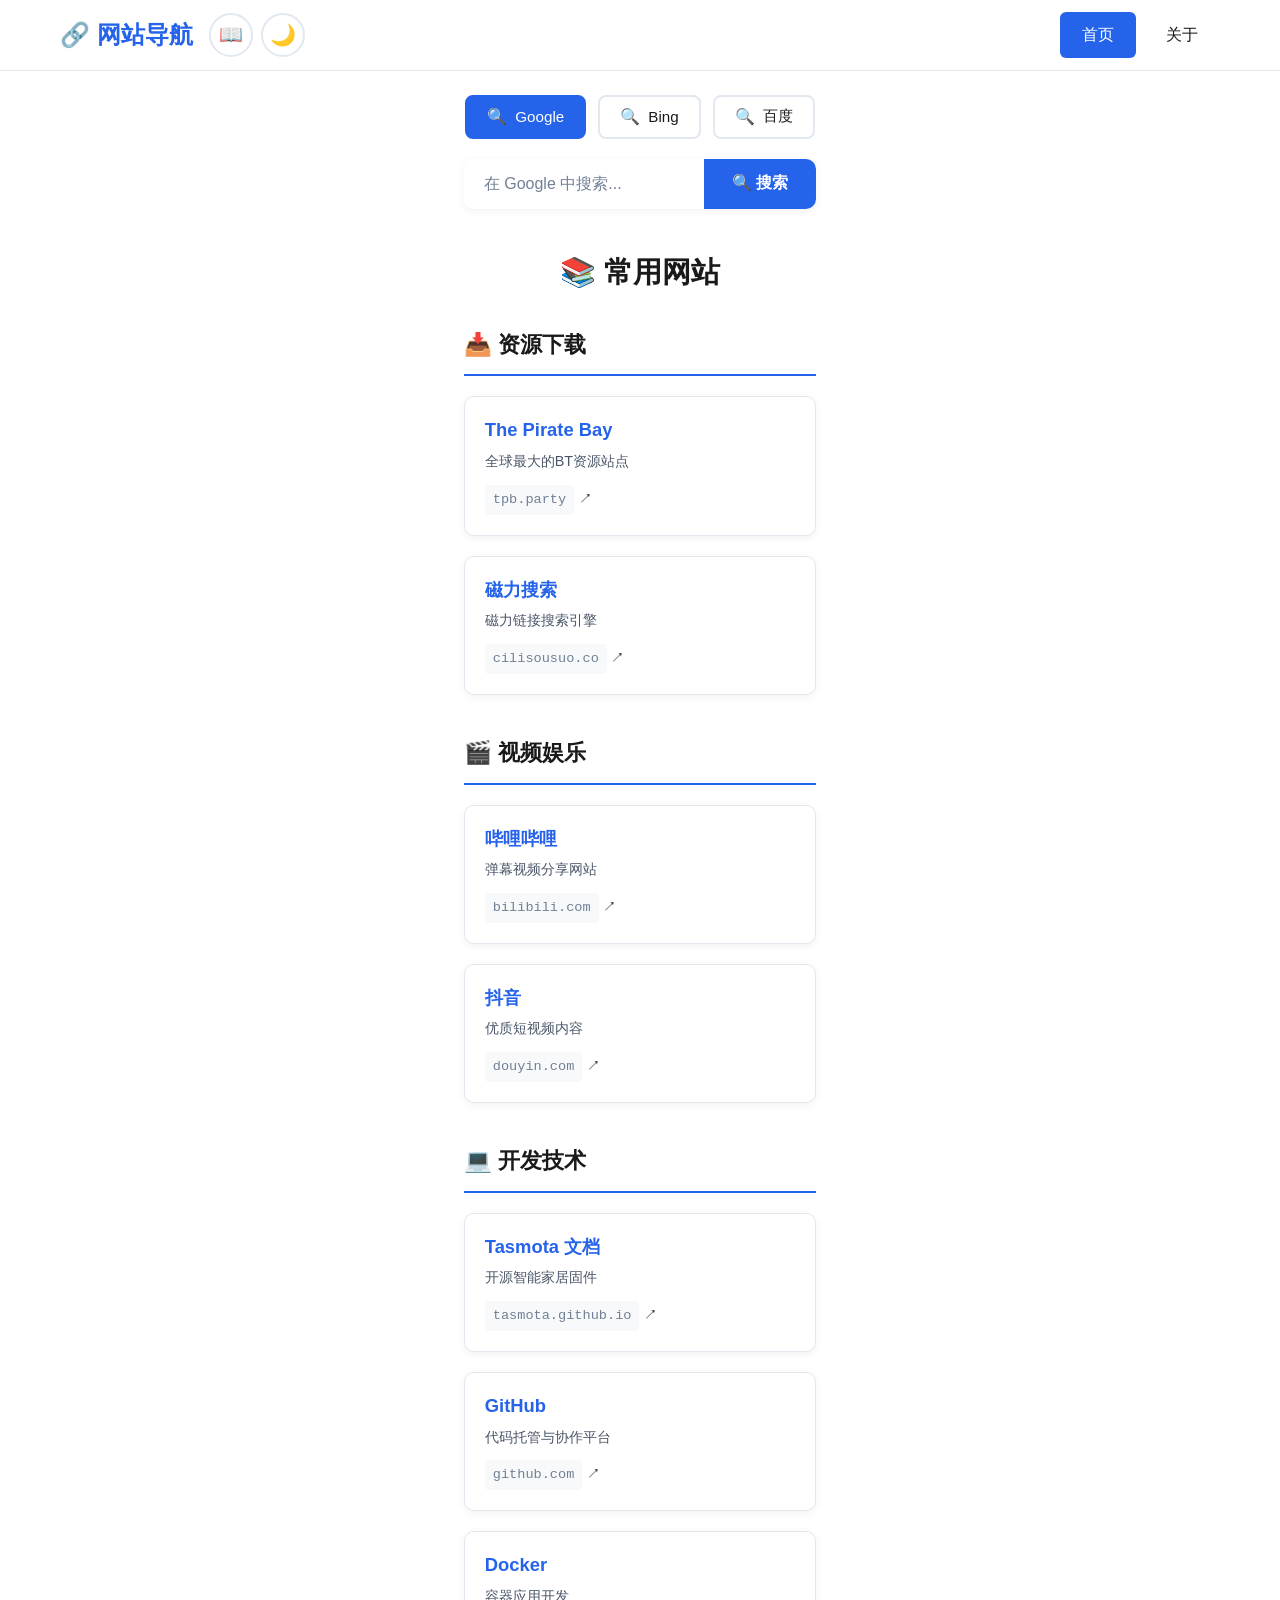
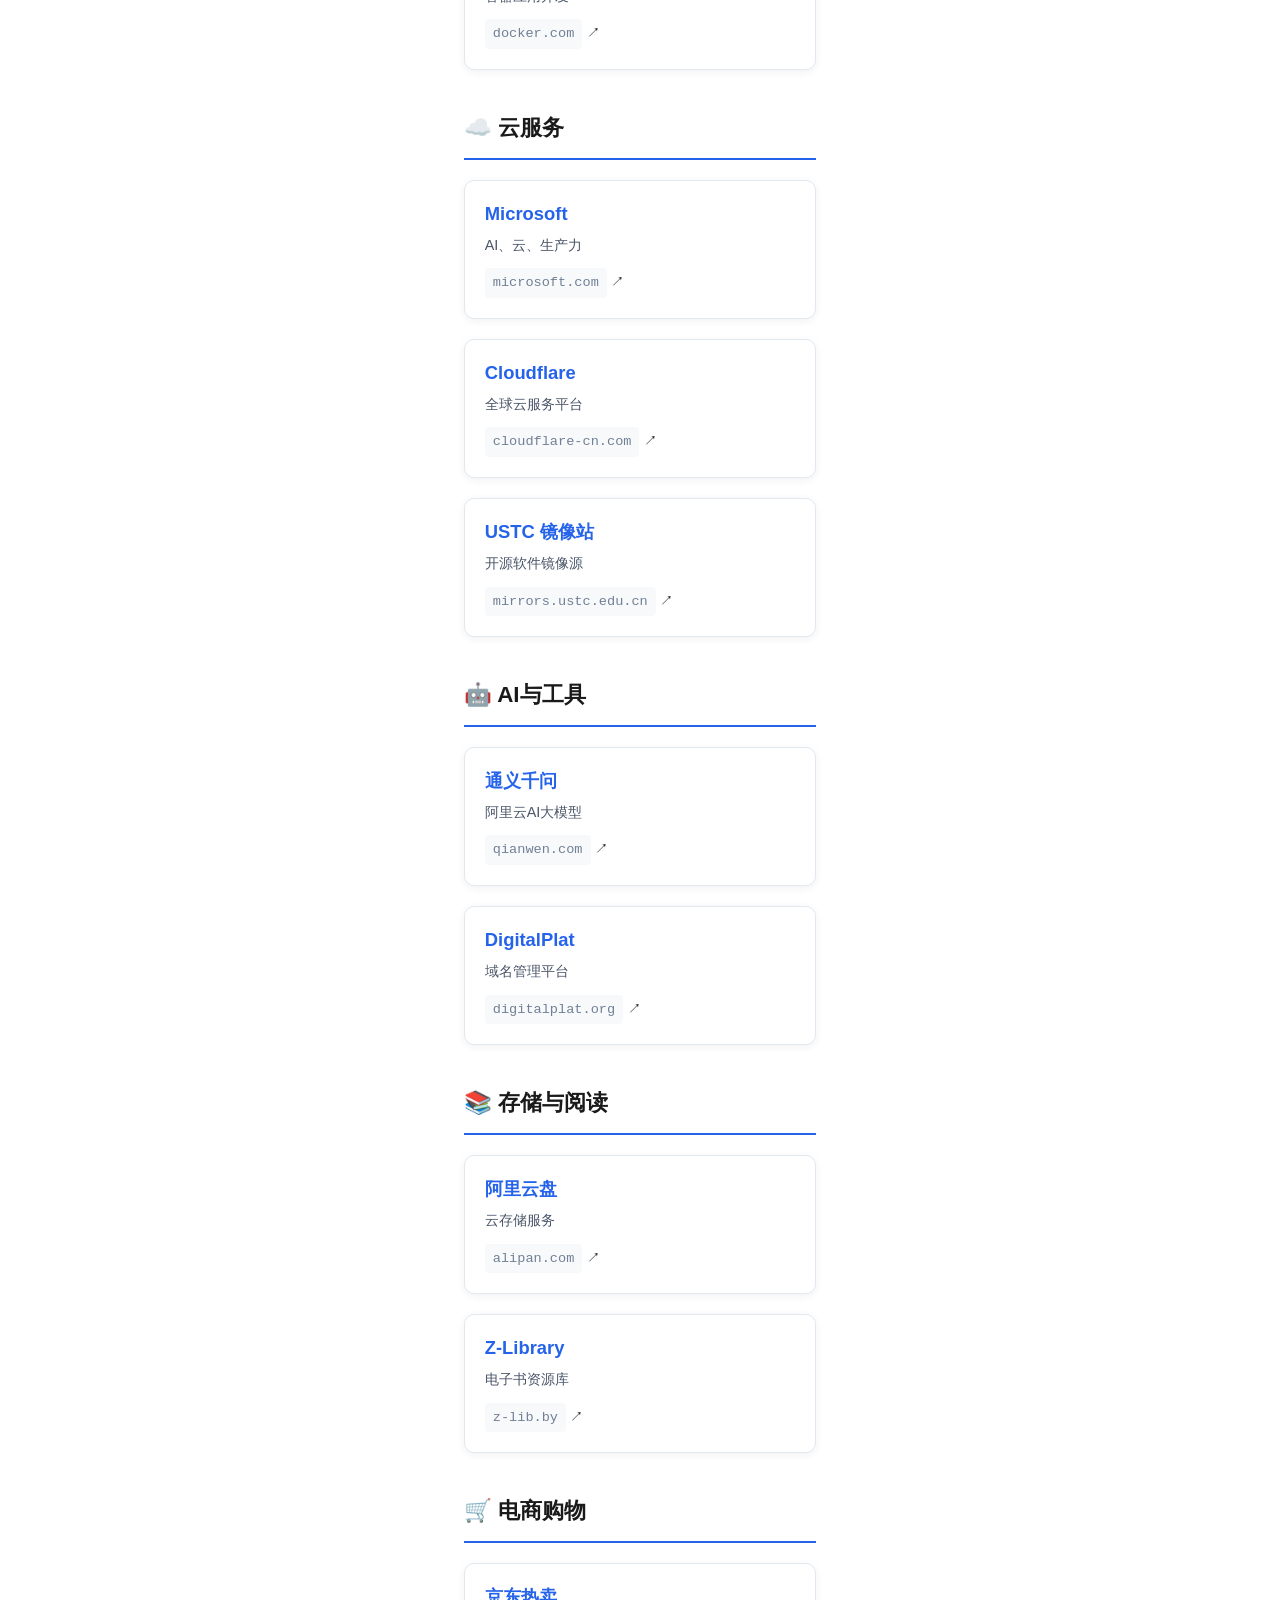
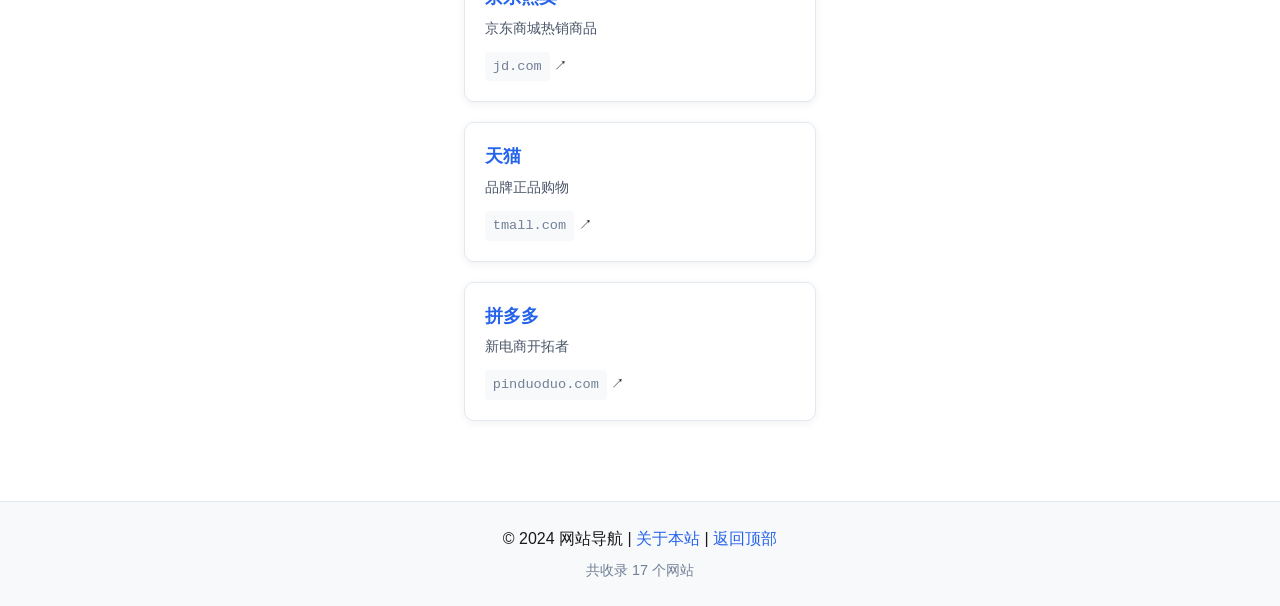
<file: index.html>
<!doctype html>
<html lang="zh-CN" data-theme="light">
<head>
    <meta charset="utf-8">
    <meta name="viewport" content="width=device-width,initial-scale=1">
    <title>网站导航 - 首页</title>
    <!-- Favicon 配置 -->
    <link rel="icon" href="favicon.ico" type="image/x-icon">
    <link rel="shortcut icon" href="favicon.ico" type="image/x-icon">
    <!-- 样式文件 -->
    <link rel="stylesheet" href="src/styles.css">
    
    <!-- 主题防闪烁脚本 -->
    <script>
        (function() {
            const savedTheme = localStorage.getItem('theme') || 'light';
            document.documentElement.setAttribute('data-theme', savedTheme);
        })();
    </script>
</head>
<body>
    <header class="header">
        <div class="container header-container">
            <h1 class="site-title">🔗 网站导航</h1>
            <div class="header-controls">
                <button 
                    id="compactToggle" 
                    class="control-btn compact-toggle" 
                    aria-label="切换紧凑模式"
                    title="切换紧凑模式">
                    📖
                </button>
                <button 
                    id="themeToggle" 
                    class="control-btn theme-toggle" 
                    aria-label="切换主题"
                    aria-pressed="false"
                    title="切换主题"
                    role="switch">
                    🌙
                </button>
            </div>
            <nav class="nav" aria-label="主导航">
                <a href="index.html" class="nav-link active" aria-current="page">首页</a>
                <a href="about.html" class="nav-link">关于</a>
            </nav>
        </div>
    </header>

    <main class="container main">
        <!-- 搜索区 -->
        <section class="search-section" aria-labelledby="search-heading">
            <h2 id="search-heading" class="visually-hidden">搜索功能</h2>
            <div class="search-container">
                <div class="engine-toggles" role="tablist" aria-label="搜索引擎选择">
                    <button 
                        class="engine-btn active" 
                        data-engine="google" 
                        role="tab" 
                        aria-selected="true"
                        aria-controls="search-input">
                        <span class="engine-icon">🔍</span> Google
                    </button>
                    <button 
                        class="engine-btn" 
                        data-engine="bing" 
                        role="tab" 
                        aria-selected="false"
                        aria-controls="search-input">
                        <span class="engine-icon">🔍</span> Bing
                    </button>
                    <button 
                        class="engine-btn" 
                        data-engine="baidu" 
                        role="tab" 
                        aria-selected="false"
                        aria-controls="search-input">
                        <span class="engine-icon">🔍</span> 百度
                    </button>
                </div>
                
                <div class="search-input-group">
                    <input 
                        type="text" 
                        id="search-input" 
                        class="search-input" 
                        placeholder="输入关键词搜索..." 
                        aria-label="搜索输入框"
                        role="searchbox">
                    <button 
                        id="search-btn" 
                        class="search-btn" 
                        aria-label="搜索">
                        🔍 搜索
                    </button>
                </div>
            </div>
        </section>

        <!-- 网站分类区 -->
        <section class="websites-section" aria-labelledby="websites-heading">
            <h2 id="websites-heading" class="section-title">📚 常用网站</h2>
            
            <!-- 资源下载 -->
            <div class="category">
                <h3 class="category-title">📥 资源下载</h3>
                <div class="websites-grid">
                    <div class="card">
                        <a href="https://tpb.party/" 
                           target="_blank" 
                           rel="noopener noreferrer"
                           class="website-link">
                            <h4 class="website-name">The Pirate Bay</h4>
                            <p class="website-desc">全球最大的BT资源站点</p>
                            <span class="website-url">tpb.party</span>
                        </a>
                    </div>
                    <div class="card">
                        <a href="https://cilisousuo.co/" 
                           target="_blank" 
                           rel="noopener noreferrer"
                           class="website-link">
                            <h4 class="website-name">磁力搜索</h4>
                            <p class="website-desc">磁力链接搜索引擎</p>
                            <span class="website-url">cilisousuo.co</span>
                        </a>
                    </div>
                </div>
            </div>

            <!-- 视频娱乐 -->
            <div class="category">
                <h3 class="category-title">🎬 视频娱乐</h3>
                <div class="websites-grid">
                    <div class="card">
                        <a href="https://www.bilibili.com/" 
                           target="_blank" 
                           rel="noopener noreferrer"
                           class="website-link">
                            <h4 class="website-name">哔哩哔哩</h4>
                            <p class="website-desc">弹幕视频分享网站</p>
                            <span class="website-url">bilibili.com</span>
                        </a>
                    </div>
                    <div class="card">
                        <a href="https://www.douyin.com/" 
                           target="_blank" 
                           rel="noopener noreferrer"
                           class="website-link">
                            <h4 class="website-name">抖音</h4>
                            <p class="website-desc">优质短视频内容</p>
                            <span class="website-url">douyin.com</span>
                        </a>
                    </div>
                </div>
            </div>

            <!-- 开发技术 -->
            <div class="category">
                <h3 class="category-title">💻 开发技术</h3>
                <div class="websites-grid">
                    <div class="card">
                        <a href="https://tasmota.github.io/docs/" 
                           target="_blank" 
                           rel="noopener noreferrer"
                           class="website-link">
                            <h4 class="website-name">Tasmota 文档</h4>
                            <p class="website-desc">开源智能家居固件</p>
                            <span class="website-url">tasmota.github.io</span>
                        </a>
                    </div>
                    <div class="card">
                        <a href="https://github.com/" 
                           target="_blank" 
                           rel="noopener noreferrer"
                           class="website-link">
                            <h4 class="website-name">GitHub</h4>
                            <p class="website-desc">代码托管与协作平台</p>
                            <span class="website-url">github.com</span>
                        </a>
                    </div>
                    <div class="card">
                        <a href="https://www.docker.com/" 
                           target="_blank" 
                           rel="noopener noreferrer"
                           class="website-link">
                            <h4 class="website-name">Docker</h4>
                            <p class="website-desc">容器应用开发</p>
                            <span class="website-url">docker.com</span>
                        </a>
                    </div>
                </div>
            </div>

            <!-- 云服务 -->
            <div class="category">
                <h3 class="category-title">☁️ 云服务</h3>
                <div class="websites-grid">
                    <div class="card">
                        <a href="https://www.microsoft.com/" 
                           target="_blank" 
                           rel="noopener noreferrer"
                           class="website-link">
                            <h4 class="website-name">Microsoft</h4>
                            <p class="website-desc">AI、云、生产力</p>
                            <span class="website-url">microsoft.com</span>
                        </a>
                    </div>
                    <div class="card">
                        <a href="https://www.cloudflare-cn.com/" 
                           target="_blank" 
                           rel="noopener noreferrer"
                           class="website-link">
                            <h4 class="website-name">Cloudflare</h4>
                            <p class="website-desc">全球云服务平台</p>
                            <span class="website-url">cloudflare-cn.com</span>
                        </a>
                    </div>
                    <div class="card">
                        <a href="https://mirrors.ustc.edu.cn/" 
                           target="_blank" 
                           rel="noopener noreferrer"
                           class="website-link">
                            <h4 class="website-name">USTC 镜像站</h4>
                            <p class="website-desc">开源软件镜像源</p>
                            <span class="website-url">mirrors.ustc.edu.cn</span>
                        </a>
                    </div>
                </div>
            </div>

            <!-- AI与工具 -->
            <div class="category">
                <h3 class="category-title">🤖 AI与工具</h3>
                <div class="websites-grid">
                    <div class="card">
                        <a href="https://www.qianwen.com/" 
                           target="_blank" 
                           rel="noopener noreferrer"
                           class="website-link">
                            <h4 class="website-name">通义千问</h4>
                            <p class="website-desc">阿里云AI大模型</p>
                            <span class="website-url">qianwen.com</span>
                        </a>
                    </div>
                    <div class="card">
                        <a href="https://domain.digitalplat.org/" 
                           target="_blank" 
                           rel="noopener noreferrer"
                           class="website-link">
                            <h4 class="website-name">DigitalPlat</h4>
                            <p class="website-desc">域名管理平台</p>
                            <span class="website-url">digitalplat.org</span>
                        </a>
                    </div>
                </div>
            </div>

            <!-- 存储与阅读 -->
            <div class="category">
                <h3 class="category-title">📚 存储与阅读</h3>
                <div class="websites-grid">
                    <div class="card">
                        <a href="https://www.alipan.com/" 
                           target="_blank" 
                           rel="noopener noreferrer"
                           class="website-link">
                            <h4 class="website-name">阿里云盘</h4>
                            <p class="website-desc">云存储服务</p>
                            <span class="website-url">alipan.com</span>
                        </a>
                    </div>
                    <div class="card">
                        <a href="https://z-lib.by/" 
                           target="_blank" 
                           rel="noopener noreferrer"
                           class="website-link">
                            <h4 class="website-name">Z-Library</h4>
                            <p class="website-desc">电子书资源库</p>
                            <span class="website-url">z-lib.by</span>
                        </a>
                    </div>
                </div>
            </div>

            <!-- 电商购物 -->
            <div class="category">
                <h3 class="category-title">🛒 电商购物</h3>
                <div class="websites-grid">
                    <div class="card">
                        <a href="https://www.jd.com/" 
                           target="_blank" 
                           rel="noopener noreferrer"
                           class="website-link">
                            <h4 class="website-name">京东热卖</h4>
                            <p class="website-desc">京东商城热销商品</p>
                            <span class="website-url">jd.com</span>
                        </a>
                    </div>
                    <div class="card">
                        <a href="https://www.tmall.com/" 
                           target="_blank" 
                           rel="noopener noreferrer"
                           class="website-link">
                            <h4 class="website-name">天猫</h4>
                            <p class="website-desc">品牌正品购物</p>
                            <span class="website-url">tmall.com</span>
                        </a>
                    </div>
                    <div class="card">
                        <a href="https://www.pinduoduo.com/" 
                           target="_blank" 
                           rel="noopener noreferrer"
                           class="website-link">
                            <h4 class="website-name">拼多多</h4>
                            <p class="website-desc">新电商开拓者</p>
                            <span class="website-url">pinduoduo.com</span>
                        </a>
                    </div>
                </div>
            </div>
        </section>
    </main>

    <footer class="footer">
        <div class="container">
            <p>© 2024 网站导航 | <a href="about.html">关于本站</a> | <a href="#" id="backToTop">返回顶部</a></p>
            <p class="footer-info">共收录 <span id="siteCount">17</span> 个网站</p>
        </div>
    </footer>

    <script src="src/main.js"></script>
</body>

</html>
</file>
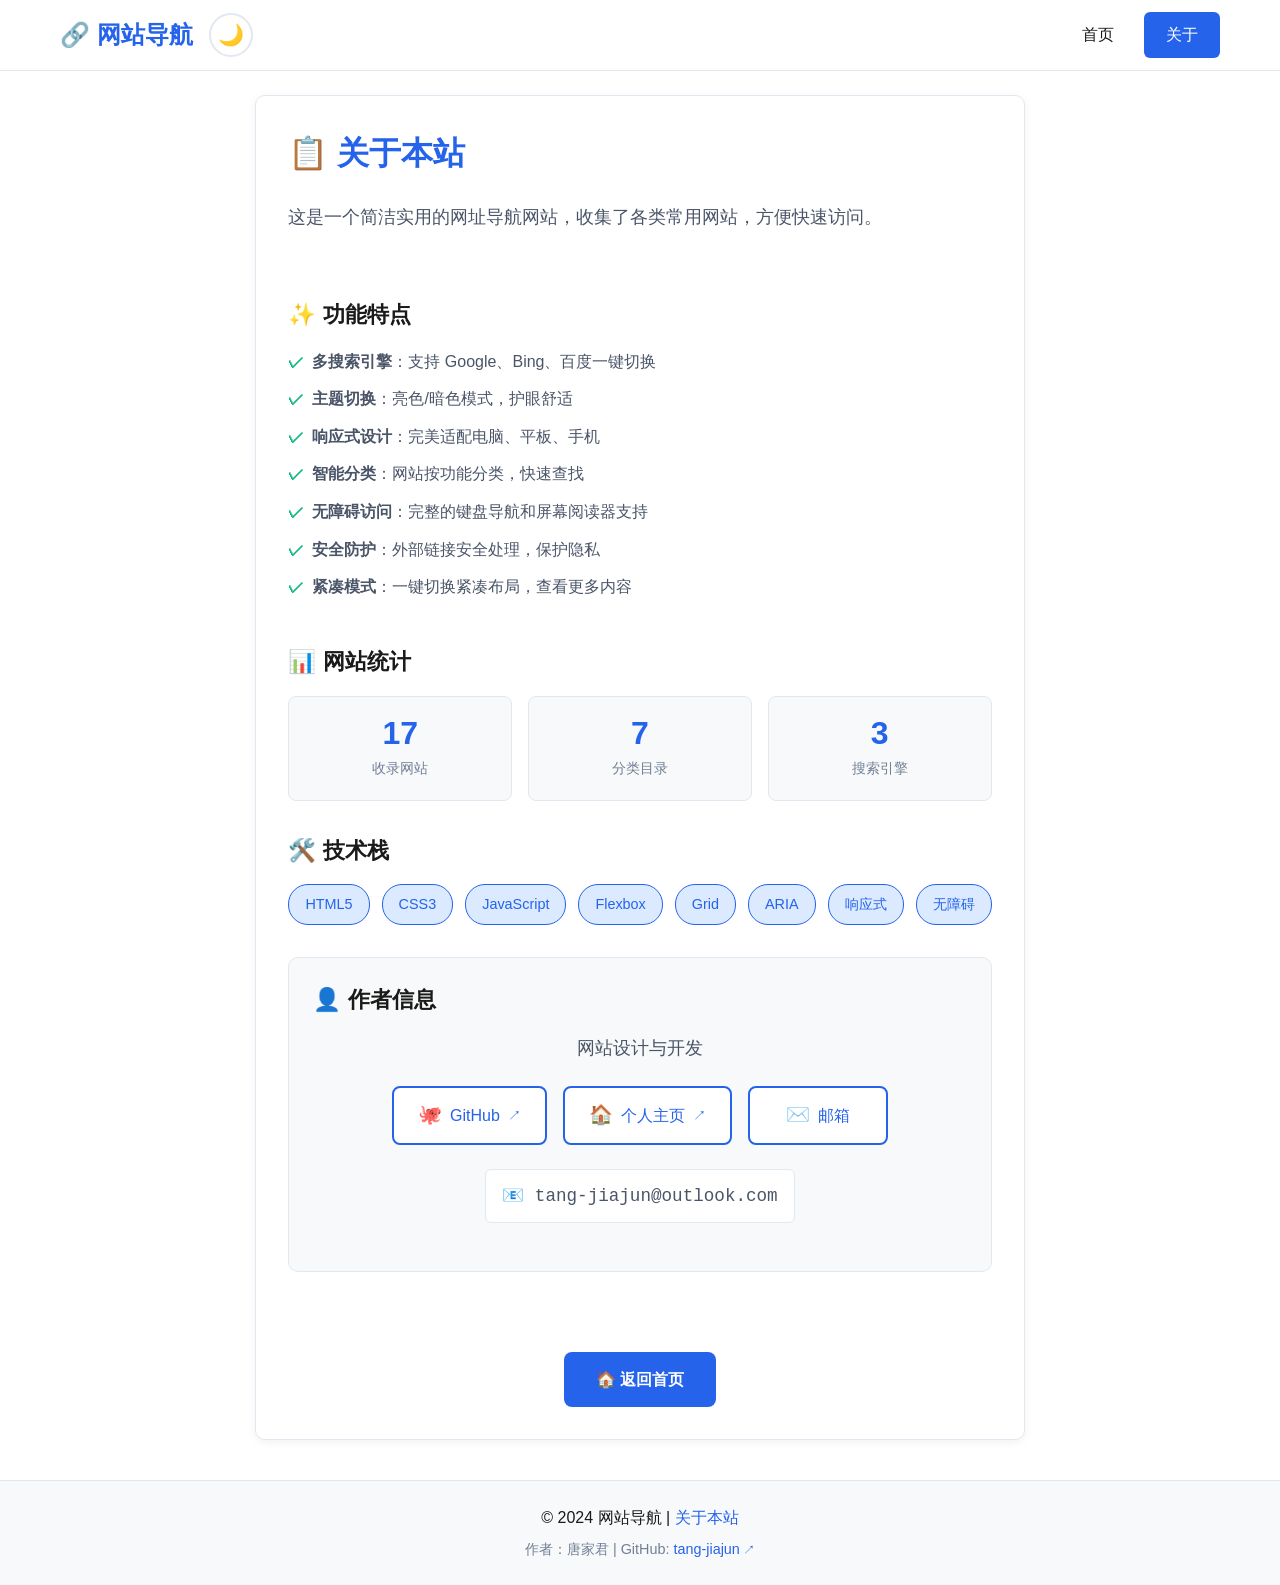
<file: about.html>
<!doctype html>
<html lang="zh-CN" data-theme="light">
<head>
    <meta charset="utf-8">
    <meta name="viewport" content="width=device-width,initial-scale=1">
    <title>网站导航 - 关于</title>
    <!-- Favicon 配置 -->
    <link rel="icon" href="favicon.ico" type="image/x-icon">
    <link rel="shortcut icon" href="favicon.ico" type="image/x-icon">
    <!-- 样式文件 -->
    <link rel="stylesheet" href="src/styles.css">
    
    <!-- 主题防闪烁脚本 -->
    <script>
        (function() {
            const savedTheme = localStorage.getItem('theme') || 'light';
            document.documentElement.setAttribute('data-theme', savedTheme);
        })();
    </script>
</head>
<body class="about-page">
    <header class="header">
        <div class="container header-container">
            <h1 class="site-title">🔗 网站导航</h1>
            <div class="header-controls">
                <button 
                    id="themeToggle" 
                    class="control-btn theme-toggle" 
                    aria-label="切换主题"
                    aria-pressed="false"
                    title="切换主题"
                    role="switch">
                    🌙
                </button>
            </div>
            <nav class="nav" aria-label="主导航">
                <a href="index.html" class="nav-link">首页</a>
                <a href="about.html" class="nav-link active" aria-current="page">关于</a>
            </nav>
        </div>
    </header>

    <main class="container main">
        <div class="about-content">
            <div class="card about-card">
                <h2 class="about-title">📋 关于本站</h2>
                <p class="about-text">这是一个简洁实用的网址导航网站，收集了各类常用网站，方便快速访问。</p>
                
                <div class="about-features">
                    <h3>✨ 功能特点</h3>
                    <ul class="feature-list">
                        <li><strong>多搜索引擎</strong>：支持 Google、Bing、百度一键切换</li>
                        <li><strong>主题切换</strong>：亮色/暗色模式，护眼舒适</li>
                        <li><strong>响应式设计</strong>：完美适配电脑、平板、手机</li>
                        <li><strong>智能分类</strong>：网站按功能分类，快速查找</li>
                        <li><strong>无障碍访问</strong>：完整的键盘导航和屏幕阅读器支持</li>
                        <li><strong>安全防护</strong>：外部链接安全处理，保护隐私</li>
                        <li><strong>紧凑模式</strong>：一键切换紧凑布局，查看更多内容</li>
                    </ul>
                </div>
                
                <div class="about-stats">
                    <h3>📊 网站统计</h3>
                    <div class="stats-grid">
                        <div class="stat-card">
                            <div class="stat-number">17</div>
                            <div class="stat-label">收录网站</div>
                        </div>
                        <div class="stat-card">
                            <div class="stat-number">7</div>
                            <div class="stat-label">分类目录</div>
                        </div>
                        <div class="stat-card">
                            <div class="stat-number">3</div>
                            <div class="stat-label">搜索引擎</div>
                        </div>
                    </div>
                </div>
                
                <div class="about-tech">
                    <h3>🛠️ 技术栈</h3>
                    <div class="tech-tags">
                        <span class="tech-tag">HTML5</span>
                        <span class="tech-tag">CSS3</span>
                        <span class="tech-tag">JavaScript</span>
                        <span class="tech-tag">Flexbox</span>
                        <span class="tech-tag">Grid</span>
                        <span class="tech-tag">ARIA</span>
                        <span class="tech-tag">响应式</span>
                        <span class="tech-tag">无障碍</span>
                    </div>
                </div>
                
                <div class="about-author">
                    <h3>👤 作者信息</h3>
                    <div class="author-info">
                        <p>网站设计与开发</p>
                        <div class="contact-links">
                            <a href="https://github.com/dancetangit" 
                               target="_blank" 
                               rel="noopener noreferrer" 
                               class="contact-link">
                                <span class="contact-icon">🐙</span> GitHub
                            </a>
                            <a href="https://tjj.qzz.io" 
                               target="_blank" 
                               rel="noopener noreferrer" 
                               class="contact-link">
                                <span class="contact-icon">🏠</span> 个人主页
                            </a>
                            <a href="mailto:tang-jiajun@outlook.com" 
                               class="contact-link">
                                <span class="contact-icon">✉️</span> 邮箱
                            </a>
                        </div>
                        <p class="contact-email">📧 tang-jiajun@outlook.com</p>
                    </div>
                </div>
                
                <div class="back-home">
                    <a href="index.html" class="btn-primary">🏠 返回首页</a>
                </div>
            </div>
        </div>
    </main>

    <footer class="footer">
        <div class="container">
            <p>© 2024 网站导航 | <a href="about.html">关于本站</a></p>
            <p class="footer-info">作者：唐家君 | GitHub: <a href="https://github.com/dancetangit" target="_blank" rel="noopener noreferrer">tang-jiajun</a></p>
        </div>
    </footer>

    <script src="src/main.js"></script>
</body>

</html>
</file>
<file: src/styles.css>
/* ============================================
   基础重置与全局样式
   ============================================ */
* {
    margin: 0;
    padding: 0;
    box-sizing: border-box;
}

html, body {
    text-align: center;
    font-family: -apple-system, BlinkMacSystemFont, 'Segoe UI', 'Microsoft YaHei', sans-serif;
    line-height: 1.6;
    transition: background-color 0.3s, color 0.3s;
    min-height: 100vh;
}

body {
    background-color: var(--bg-primary);
    color: var(--text-primary);
    display: flex;
    flex-direction: column;
}

/* ============================================
   主题变量定义
   ============================================ */
:root[data-theme='light'] {
    /* 基础颜色 */
    --bg-primary: #ffffff;
    --bg-secondary: #f8f9fa;
    --bg-card: #ffffff;
    --bg-input: #ffffff;
    
    /* 文本颜色 */
    --text-primary: #1a1a1a;
    --text-secondary: #4a5568;
    --text-muted: #718096;
    
    /* 边框与阴影 */
    --border-color: #e2e8f0;
    --border-hover: #cbd5e0;
    --shadow: 0 2px 8px rgba(0, 0, 0, 0.06);
    --shadow-hover: 0 8px 30px rgba(0, 0, 0, 0.12);
    
    /* 主色调 */
    --primary-color: #2563eb;
    --primary-hover: #1d4ed8;
    --primary-light: #dbeafe;
    
    /* 成功/警告色 */
    --success-color: #10b981;
    --warning-color: #f59e0b;
}

:root[data-theme='dark'] {
    /* 基础颜色 */
    --bg-primary: #1a1a1a;
    --bg-secondary: #2d2d2d;
    --bg-card: #262626;
    --bg-input: #2d2d2d;
    
    /* 文本颜色 */
    --text-primary: #f7fafc;
    --text-secondary: #cbd5e0;
    --text-muted: #a0aec0;
    
    /* 边框与阴影 */
    --border-color: #4a5568;
    --border-hover: #718096;
    --shadow: 0 2px 8px rgba(0, 0, 0, 0.3);
    --shadow-hover: 0 8px 30px rgba(0, 0, 0, 0.5);
    
    /* 主色调 */
    --primary-color: #3b82f6;
    --primary-hover: #60a5fa;
    --primary-light: #1e3a8a;
    
    /* 成功/警告色 */
    --success-color: #34d399;
    --warning-color: #fbbf24;
}

/* ============================================
   辅助类
   ============================================ */
.container {
    max-width: 1200px;
    margin: 0 auto;
    padding: 0 1.25rem;
}

.visually-hidden {
    position: absolute !important;
    width: 1px !important;
    height: 1px !important;
    padding: 0 !important;
    margin: -1px !important;
    overflow: hidden !important;
    clip: rect(0, 0, 0, 0) !important;
    white-space: nowrap !important;
    border: 0 !important;
}

/* ============================================
   头部样式
   ============================================ */
.header {
    background-color: var(--bg-secondary);
    padding: 0.75rem 0;
    border-bottom: 1px solid var(--border-color);
    position: sticky;
    top: 0;
    z-index: 100;
    backdrop-filter: blur(10px);
    background-color: rgba(var(--bg-secondary-rgb), 0.95);
}

.header-container {
    display: flex;
    justify-content: space-between;
    align-items: center;
    flex-wrap: wrap;
    gap: 1rem;
}

.site-title {
    font-size: 1.5rem;
    font-weight: bold;
    color: var(--primary-color);
    margin: 0;
    display: flex;
    align-items: center;
    gap: 0.5rem;
}

.header-controls {
    display: flex;
    gap: 0.5rem;
    align-items: center;
}

.control-btn {
    background: none;
    border: 2px solid var(--border-color);
    color: var(--text-primary);
    font-size: 1.2rem;
    width: 44px;
    height: 44px;
    border-radius: 50%;
    cursor: pointer;
    display: flex;
    align-items: center;
    justify-content: center;
    transition: all 0.2s;
    flex-shrink: 0;
}

.control-btn:hover,
.control-btn:focus {
    outline: 2px solid var(--primary-color);
    outline-offset: 2px;
    border-color: var(--primary-color);
    transform: scale(1.05);
}

.theme-toggle {
    font-size: 1.3rem;
}

/* 导航 */
.nav {
    display: flex;
    gap: 0.5rem;
    margin-left: auto;
}

.nav-link {
    color: var(--text-primary);
    text-decoration: none;
    padding: 0.5rem 1.25rem;
    border-radius: 6px;
    transition: all 0.2s;
    font-weight: 500;
    border: 2px solid transparent;
}

.nav-link:hover,
.nav-link:focus {
    background-color: var(--primary-color);
    color: white;
    outline: none;
    border-color: var(--primary-color);
}

.nav-link.active {
    background-color: var(--primary-color);
    color: white;
}

/* ============================================
   主内容区
   ============================================ */
.main {
    flex: 1;
    padding: 1.5rem 0 2.5rem;
}

/* ============================================
   搜索区域
   ============================================ */
.search-section {
    margin-bottom: 2.5rem;
}

.search-container {
    max-width: 800px;
    margin: 0 auto;
}

/* 搜索引擎切换 */
.engine-toggles {
    display: flex;
    gap: 0.75rem;
    justify-content: center;
    margin-bottom: 1.25rem;
    flex-wrap: wrap;
}

.engine-btn {
    padding: 0.6rem 1.25rem;
    border: 2px solid var(--border-color);
    background: var(--bg-card);
    color: var(--text-primary);
    border-radius: 8px;
    cursor: pointer;
    transition: all 0.2s;
    font-size: 0.95rem;
    font-weight: 500;
    display: flex;
    align-items: center;
    gap: 0.5rem;
}

.engine-btn:hover,
.engine-btn:focus {
    outline: 2px solid var(--primary-color);
    outline-offset: 2px;
    border-color: var(--primary-color);
    transform: translateY(-1px);
}

.engine-btn.active {
    background-color: var(--primary-color);
    color: white;
    border-color: var(--primary-color);
}

.engine-icon {
    font-size: 1rem;
}

/* 搜索输入组 */
.search-input-group {
    display: flex;
    gap: 0;
    border-radius: 10px;
    overflow: hidden;
    box-shadow: var(--shadow);
    transition: box-shadow 0.3s;
}

.search-input-group:focus-within {
    box-shadow: var(--shadow-hover);
}

.search-input {
    flex: 1;
    padding: 0.9rem 1.25rem;
    border: none;
    background: var(--bg-input);
    color: var(--text-primary);
    font-size: 1rem;
    min-width: 0;
}

.search-input:focus {
    outline: none;
}

.search-input::placeholder {
    color: var(--text-muted);
}

.search-btn {
    padding: 0.9rem 1.75rem;
    background-color: var(--primary-color);
    color: white;
    border: none;
    cursor: pointer;
    font-size: 1rem;
    font-weight: 600;
    transition: background-color 0.2s;
    white-space: nowrap;
    display: flex;
    align-items: center;
    gap: 0.5rem;
}

.search-btn:hover,
.search-btn:focus {
    background-color: var(--primary-hover);
    outline: 2px solid var(--primary-color);
    outline-offset: 2px;
}

/* ============================================
   网站分类区
   ============================================ */
.websites-section {
    margin-top: 1.5rem;
}

.section-title {
    font-size: 1.8rem;
    margin-bottom: 2rem;
    color: var(--text-primary);
    display: flex;
    align-items: center;
    justify-content: center;
    gap: 0.75rem;
}

/* 分类标题 */
.category {
    margin-bottom: 2.5rem;
}

.category-title {
    font-size: 1.4rem;
    margin-bottom: 1.25rem;
    padding-bottom: 0.75rem;
    border-bottom: 2px solid var(--primary-color);
    color: var(--text-primary);
    text-align: left;
    display: flex;
    align-items: center;
    gap: 0.75rem;
}

/* 网站网格 */
.websites-grid {
    display: grid;
    grid-template-columns: repeat(auto-fill, minmax(300px, 1fr));
    gap: 1.25rem;
}

/* 卡片样式 */
.card {
    background: var(--bg-card);
    border: 1px solid var(--border-color);
    border-radius: 10px;
    padding: 1.25rem;
    box-shadow: var(--shadow);
    transition: all 0.25s;
    text-align: left;
    height: 100%;
    display: flex;
    flex-direction: column;
}

.card:hover,
.card:focus-within {
    transform: translateY(-4px);
    box-shadow: var(--shadow-hover);
    border-color: var(--primary-color);
}

.website-link {
    color: inherit;
    text-decoration: none;
    display: block;
    flex: 1;
    outline: none;
}

.website-name {
    color: var(--primary-color);
    margin-bottom: 0.5rem;
    font-size: 1.15rem;
    font-weight: 600;
    line-height: 1.4;
}

.website-desc {
    color: var(--text-secondary);
    font-size: 0.9rem;
    line-height: 1.5;
    margin-bottom: 0.75rem;
    flex-grow: 1;
}

.website-url {
    color: var(--text-muted);
    font-size: 0.85rem;
    font-family: 'SF Mono', 'Monaco', 'Consolas', monospace;
    padding: 0.25rem 0.5rem;
    background: var(--bg-secondary);
    border-radius: 4px;
    display: inline-block;
}

/* ============================================
   页脚样式
   ============================================ */
.footer {
    background-color: var(--bg-secondary);
    padding: 1.5rem 0;
    border-top: 1px solid var(--border-color);
    margin-top: auto;
}

.footer a {
    color: var(--primary-color);
    text-decoration: none;
    font-weight: 500;
}

.footer a:hover {
    text-decoration: underline;
}

.footer-info {
    margin-top: 0.5rem;
    color: var(--text-muted);
    font-size: 0.9rem;
}

/* ============================================
   关于页样式
   ============================================ */
.about-page .main {
    display: flex;
    align-items: center;
    justify-content: center;
    min-height: calc(100vh - 200px);
}

.about-content {
    width: 100%;
    max-width: 800px;
}

.about-card {
    text-align: left;
    padding: 2rem;
}

.about-title {
    font-size: 2rem;
    margin-bottom: 1.5rem;
    color: var(--primary-color);
    display: flex;
    align-items: center;
    gap: 0.75rem;
}

.about-text {
    font-size: 1.1rem;
    margin-bottom: 2rem;
    color: var(--text-secondary);
    line-height: 1.7;
}

/* 功能特点 */
.about-features h3,
.about-stats h3,
.about-tech h3,
.about-shortcuts h3 {
    font-size: 1.4rem;
    margin: 2rem 0 1rem;
    color: var(--text-primary);
    display: flex;
    align-items: center;
    gap: 0.5rem;
}

.feature-list {
    list-style: none;
    padding-left: 0;
}

.feature-list li {
    margin-bottom: 0.75rem;
    padding-left: 1.5rem;
    position: relative;
    color: var(--text-secondary);
}

.feature-list li::before {
    content: "✓";
    position: absolute;
    left: 0;
    color: var(--success-color);
    font-weight: bold;
}

/* 统计数据 */
.stats-grid {
    display: grid;
    grid-template-columns: repeat(auto-fit, minmax(120px, 1fr));
    gap: 1rem;
    margin-top: 1rem;
}

.stat-card {
    background: var(--bg-secondary);
    border-radius: 8px;
    padding: 1.25rem;
    text-align: center;
    border: 1px solid var(--border-color);
}

.stat-number {
    font-size: 2rem;
    font-weight: bold;
    color: var(--primary-color);
    line-height: 1;
}

.stat-label {
    font-size: 0.9rem;
    color: var(--text-muted);
    margin-top: 0.5rem;
}

/* 技术标签 */
.tech-tags {
    display: flex;
    flex-wrap: wrap;
    gap: 0.75rem;
    margin-top: 1rem;
}

.tech-tag {
    background: var(--primary-light);
    color: var(--primary-color);
    padding: 0.5rem 1rem;
    border-radius: 20px;
    font-size: 0.9rem;
    font-weight: 500;
    border: 1px solid var(--primary-color);
}


/* 返回按钮 */
.back-home {
    margin-top: 3rem;
    text-align: center;
}

.btn-primary {
    display: inline-flex;
    align-items: center;
    gap: 0.5rem;
    padding: 0.9rem 2rem;
    background-color: var(--primary-color);
    color: white;
    text-decoration: none;
    border-radius: 8px;
    transition: all 0.2s;
    border: none;
    cursor: pointer;
    font-size: 1rem;
    font-weight: 600;
}

.btn-primary:hover,
.btn-primary:focus {
    background-color: var(--primary-hover);
    transform: translateY(-2px);
    box-shadow: 0 4px 12px rgba(0, 0, 0, 0.15);
    outline: none;
}

/* ============================================
   紧凑模式
   ============================================ */
.compact-mode .websites-grid {
    grid-template-columns: repeat(auto-fill, minmax(280px, 1fr));
    gap: 1rem;
}

.compact-mode .card {
    padding: 1rem;
}

.compact-mode .website-name {
    font-size: 1.05rem;
    margin-bottom: 0.4rem;
}

.compact-mode .website-desc {
    font-size: 0.85rem;
    margin-bottom: 0.5rem;
    line-height: 1.4;
}

.compact-mode .website-url {
    font-size: 0.8rem;
    padding: 0.2rem 0.4rem;
}

.compact-mode .category {
    margin-bottom: 2rem;
}

.compact-mode .category-title {
    font-size: 1.25rem;
    margin-bottom: 1rem;
}
/* ============================================
   作者联系信息样式
   ============================================ */
.about-author {
    margin: 2rem 0;
    padding: 1.5rem;
    background: var(--bg-secondary);
    border-radius: 10px;
    border: 1px solid var(--border-color);
}

.about-author h3 {
    font-size: 1.4rem;
    margin-bottom: 1rem;
    color: var(--text-primary);
    display: flex;
    align-items: center;
    gap: 0.5rem;
}

.author-info {
    text-align: center;
}

.author-info > p {
    color: var(--text-secondary);
    margin-bottom: 1.5rem;
    font-size: 1.1rem;
}

.contact-links {
    display: flex;
    flex-wrap: wrap;
    justify-content: center;
    gap: 1rem;
    margin-bottom: 1.5rem;
}

.contact-link {
    display: inline-flex;
    align-items: center;
    gap: 0.5rem;
    padding: 0.75rem 1.5rem;
    background: var(--bg-card);
    color: var(--primary-color);
    text-decoration: none;
    border-radius: 8px;
    border: 2px solid var(--primary-color);
    transition: all 0.2s;
    font-weight: 500;
    min-width: 140px;
    justify-content: center;
}

.contact-link:hover,
.contact-link:focus {
    background: var(--primary-color);
    color: white;
    transform: translateY(-2px);
    box-shadow: 0 4px 12px rgba(0, 0, 0, 0.15);
    outline: none;
}

.contact-link .contact-icon {
    font-size: 1.2rem;
}

.contact-email {
    color: var(--text-muted);
    font-size: 1rem;
    padding: 0.75rem 1rem;
    background: var(--bg-card);
    border-radius: 6px;
    border: 1px solid var(--border-color);
    display: inline-block;
    margin: 0;
    font-family: 'SF Mono', 'Monaco', 'Consolas', monospace;
}

/* 响应式调整 */
@media (max-width: 768px) {
    .contact-links {
        flex-direction: column;
        align-items: center;
    }
    
    .contact-link {
        width: 100%;
        max-width: 250px;
    }
    
    .about-author {
        padding: 1.25rem;
    }
}

@media (max-width: 480px) {
    .contact-link {
        min-width: unset;
        padding: 0.6rem 1.25rem;
        font-size: 0.95rem;
    }
    
    .about-author {
        padding: 1rem;
    }
}

/* ============================================
   响应式设计
   ============================================ */

/* 平板设备 */
@media (max-width: 1024px) {
    .websites-grid {
        grid-template-columns: repeat(auto-fill, minmax(280px, 1fr));
    }
    
    .compact-mode .websites-grid {
        grid-template-columns: repeat(auto-fill, minmax(260px, 1fr));
    }
}

/* 大屏手机 */
@media (max-width: 768px) {
    .header-container {
        flex-direction: column;
        gap: 1rem;
    }
    
    .nav {
        margin-left: 0;
        width: 100%;
        justify-content: center;
    }
    
    .nav-link {
        padding: 0.4rem 1rem;
        font-size: 0.95rem;
    }
    
    .search-input-group {
        flex-direction: column;
        gap: 0;
    }
    
    .search-input {
        border-radius: 8px 8px 0 0;
        padding: 0.8rem 1rem;
    }
    
    .search-btn {
        border-radius: 0 0 8px 8px;
        padding: 0.8rem 1rem;
        justify-content: center;
    }
    
    .websites-grid {
        grid-template-columns: 1fr;
        gap: 1rem;
    }
    
    .engine-toggles {
        gap: 0.5rem;
    }
    
    .engine-btn {
        padding: 0.5rem 1rem;
        font-size: 0.9rem;
    }
    
    .section-title {
        font-size: 1.5rem;
    }
    
    .category-title {
        font-size: 1.25rem;
    }
    
    .about-card {
        padding: 1.5rem;
    }
    
    .stats-grid {
        grid-template-columns: repeat(2, 1fr);
    }
    
    .tech-tags {
        gap: 0.5rem;
    }
    
    .tech-tag {
        font-size: 0.85rem;
        padding: 0.4rem 0.8rem;
    }
}

/* 小屏手机 */
@media (max-width: 480px) {
    .container {
        padding: 0 1rem;
    }
    
    .site-title {
        font-size: 1.3rem;
    }
    
    .control-btn {
        width: 40px;
        height: 40px;
        font-size: 1.1rem;
    }
    
    .section-title {
        font-size: 1.3rem;
    }
    
    .category-title {
        font-size: 1.15rem;
    }
    
    .card {
        padding: 1rem;
    }
    
    .website-name {
        font-size: 1.05rem;
    }
    
    .stats-grid {
        grid-template-columns: 1fr;
    }
    
    .shortcut-list {
        grid-template-columns: 1fr;
    }
}

/* 超宽屏幕 */
@media (min-width: 1400px) {
    .websites-grid {
        grid-template-columns: repeat(4, 1fr);
    }
    
    .compact-mode .websites-grid {
        grid-template-columns: repeat(5, 1fr);
    }
}

/* 打印样式 */
@media print {
    .header-controls,
    .search-section,
    .footer {
        display: none;
    }
    
    .card {
        break-inside: avoid;
        border: 1px solid #ccc;
        box-shadow: none;
    }
}
</file>
